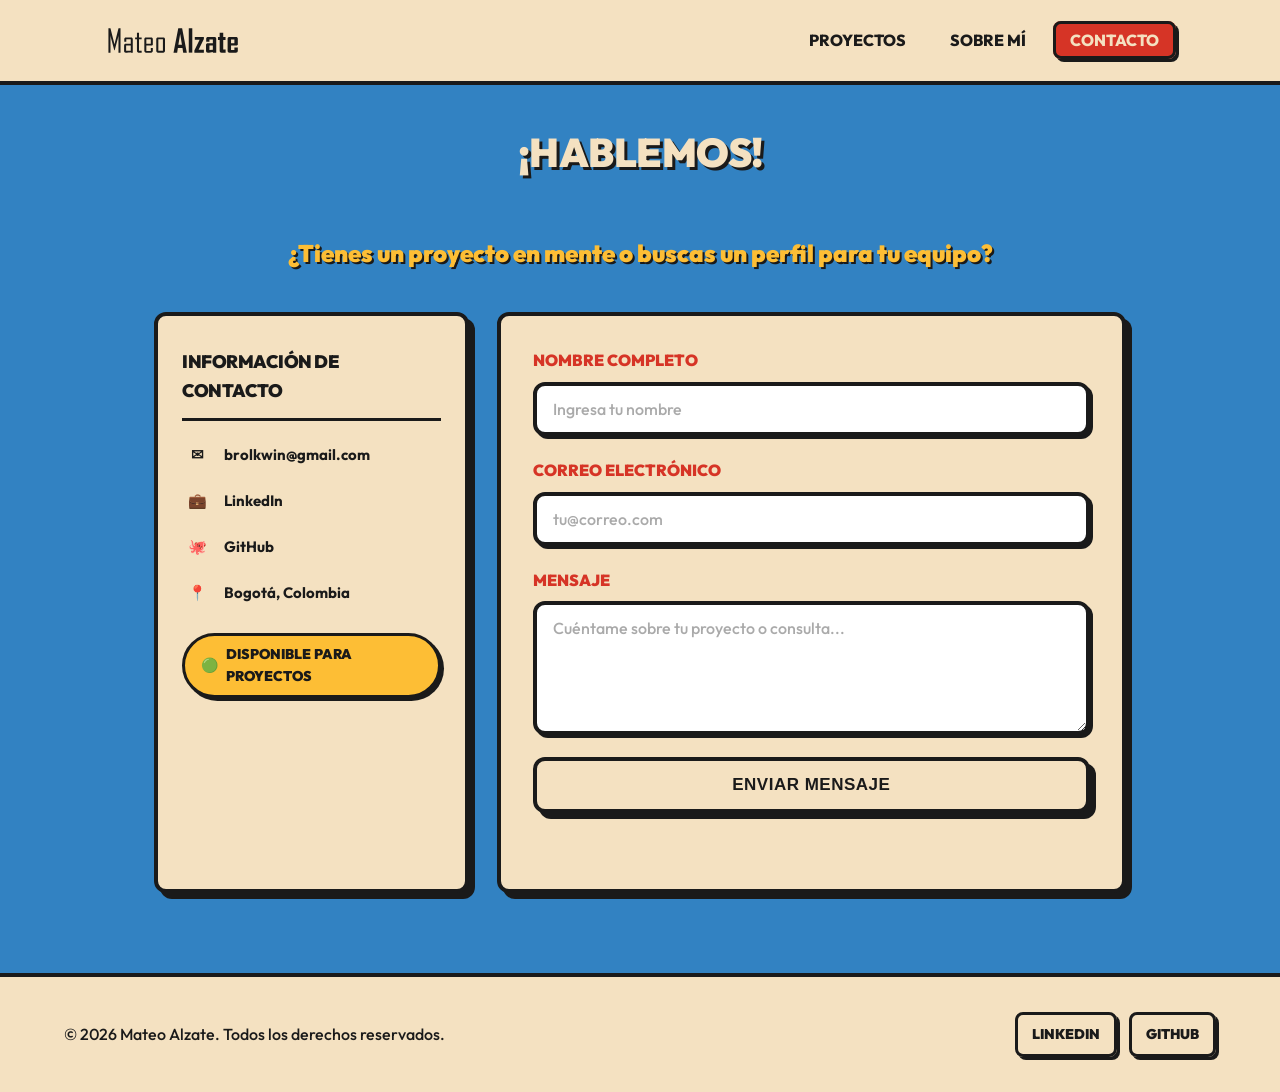
<file: html/contact.html>
<!DOCTYPE html>
<html lang="es">
<head>
    <meta charset="UTF-8">
    <meta name="viewport" content="width=device-width, initial-scale=1.0">
    <meta name="description" content="Contacta a Mateo Alzate — Diseñador Instruccional y Desarrollador Web. Disponible para proyectos freelance y colaboraciones.">
    <title>Contacto | Mateo Alzate</title>
    <link href="https://fonts.googleapis.com/css2?family=Outfit:wght@400;500;700;800;900&display=swap" rel="stylesheet">
    <link rel="stylesheet" href="/css/styles.css">
    <link rel="stylesheet" href="/css/stylecontact.css">
</head>
<body>
    <header>
        <nav class="menu">
            <div class="logomenu">
                <a href="/html/index.html">
                    <img src="/img/logo.svg" alt="Logo Mateo Alzate" class="img">
                </a>
            </div>
            <button class="menu-toggle" aria-label="Abrir menú" aria-expanded="false">
                <span></span><span></span><span></span>
            </button>
            <ul class="list">
                <li class="list_item"><a href="/html/proyectos.html">Proyectos</a></li>
                <li class="list_item"><a href="/html/sobremi.html">Sobre Mí</a></li>
                <li class="list_item"><a href="/html/contact.html" class="active">Contacto</a></li>
            </ul>
        </nav>
    </header>

    <main>
        <section id="contacto" class="contacto">
            <h2 class="TextoXp fade-in">¡Hablemos!</h2>
            <p class="Subtitulo fade-in delay-1">¿Tienes un proyecto en mente o buscas un perfil para tu equipo?</p>

            <div class="ContactoGrid fade-in delay-2">

                <div class="ContactoInfo">
                    <h3>Información de contacto</h3>
                    <div class="InfoItem">
                        <span class="InfoIcon">✉</span>
                        <a href="mailto:brolkwin@gmail.com">brolkwin@gmail.com</a>
                    </div>
                    <div class="InfoItem">
                        <span class="InfoIcon">💼</span>
                        <a href="https://www.linkedin.com/in/mateo-alzate-24044431a/" target="_blank" rel="noopener">LinkedIn</a>
                    </div>
                    <div class="InfoItem">
                        <span class="InfoIcon">🐙</span>
                        <a href="https://github.com/brolkwin-cmd" target="_blank" rel="noopener">GitHub</a>
                    </div>
                    <div class="InfoItem">
                        <span class="InfoIcon">📍</span>
                        <span>Bogotá, Colombia</span>
                    </div>
                    <div class="DisponibilidadTag">
                        <span>🟢</span> Disponible para proyectos
                    </div>
                </div>

                <form action="https://formspree.io/f/xaqvgjrw" method="POST" class="FormularioContacto" id="contactForm" novalidate>
                    <div class="GrupoForm">
                        <label for="nombre">Nombre Completo</label>
                        <input type="text" id="nombre" name="name" placeholder="Ingresa tu nombre" autocomplete="name" required>
                    </div>
                    <div class="GrupoForm">
                        <label for="email">Correo Electrónico</label>
                        <input type="email" id="email" name="email" placeholder="tu@correo.com" autocomplete="email" required>
                    </div>
                    <div class="GrupoForm">
                        <label for="mensaje">Mensaje</label>
                        <textarea id="mensaje" name="message" rows="5" placeholder="Cuéntame sobre tu proyecto o consulta..." required></textarea>
                    </div>
                    <button type="submit" class="Boton">Enviar Mensaje</button>
                    <p class="FormFeedback" id="formFeedback" aria-live="polite"></p>
                </form>

            </div>
        </section>
    </main>

    <footer>
        <p>© 2026 Mateo Alzate. Todos los derechos reservados.</p>
        <div class="social">
            <a href="https://www.linkedin.com/in/mateo-alzate-24044431a/" target="_blank" rel="noopener noreferrer">LinkedIn</a>
            <a href="https://github.com/brolkwin-cmd" target="_blank" rel="noopener noreferrer">GitHub</a>
        </div>
    </footer>

    <script src="/js/main.js"></script>
</body>
</html>
</file>
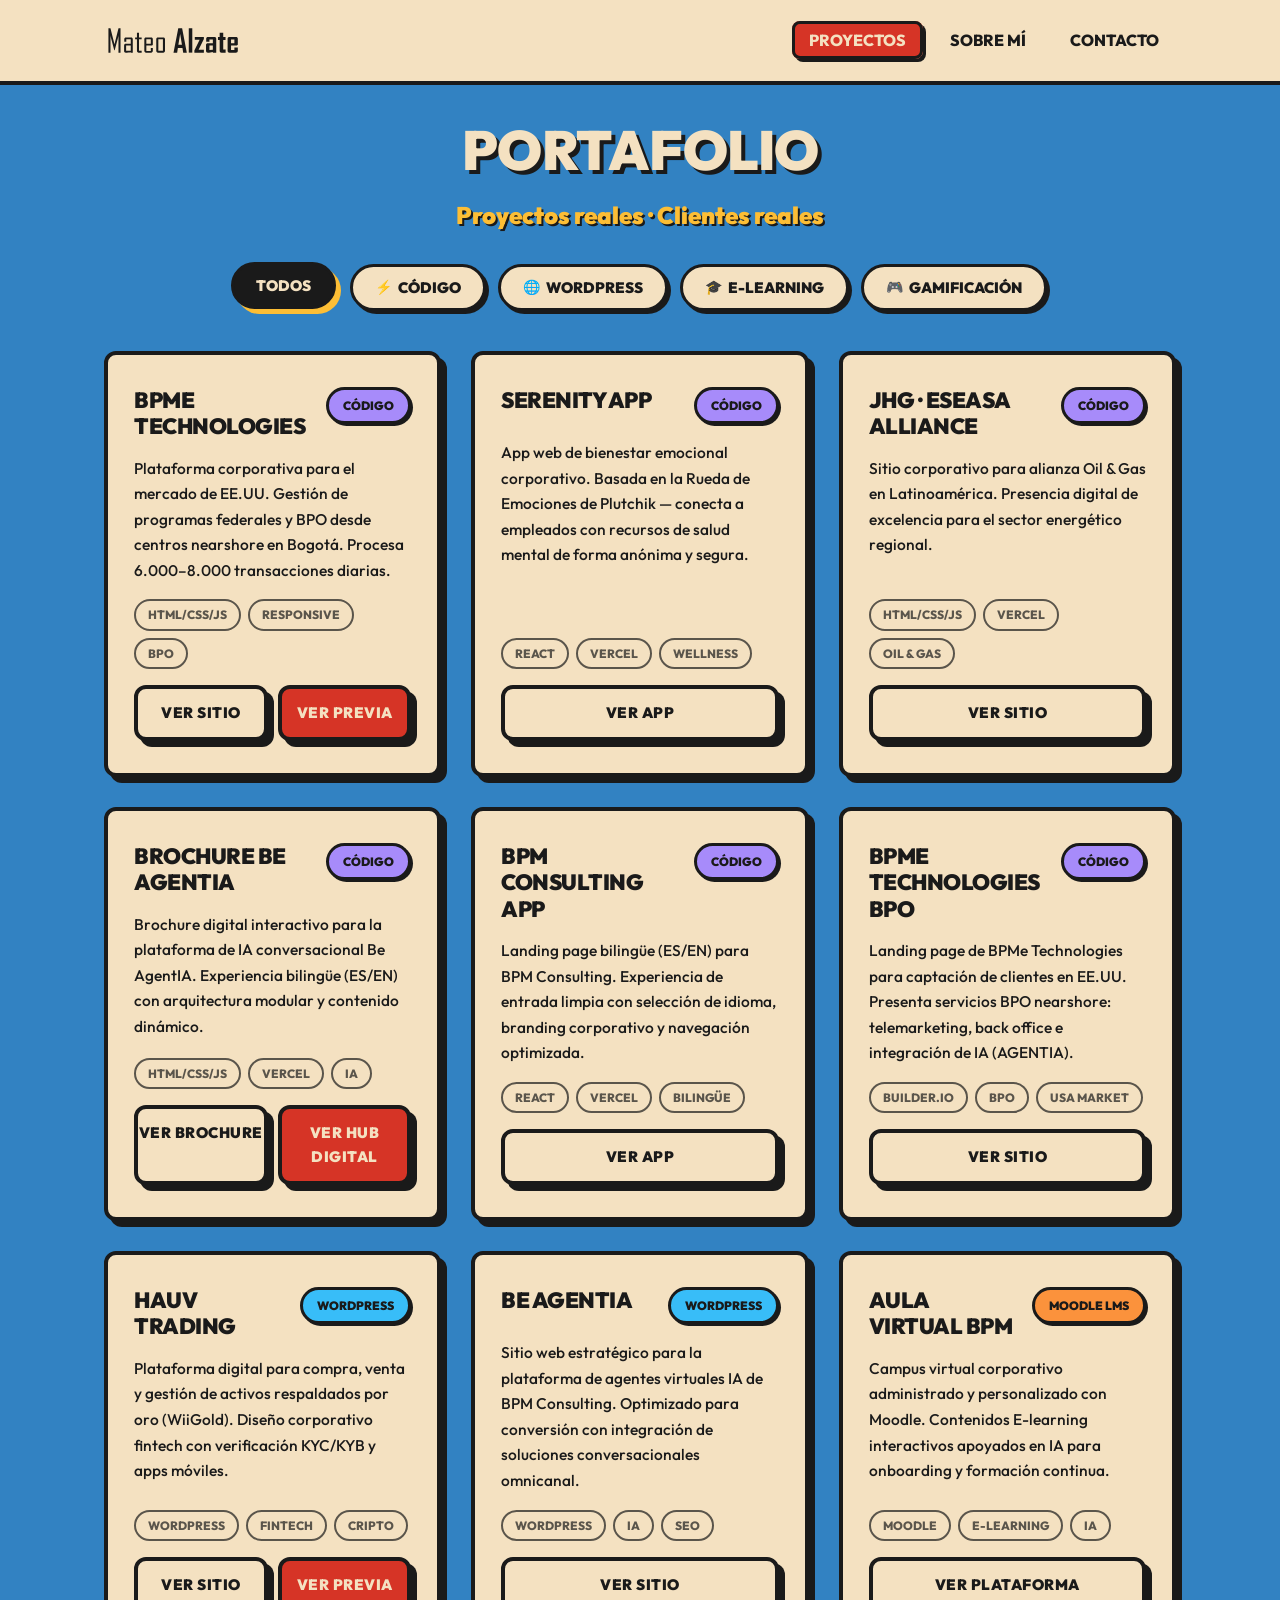
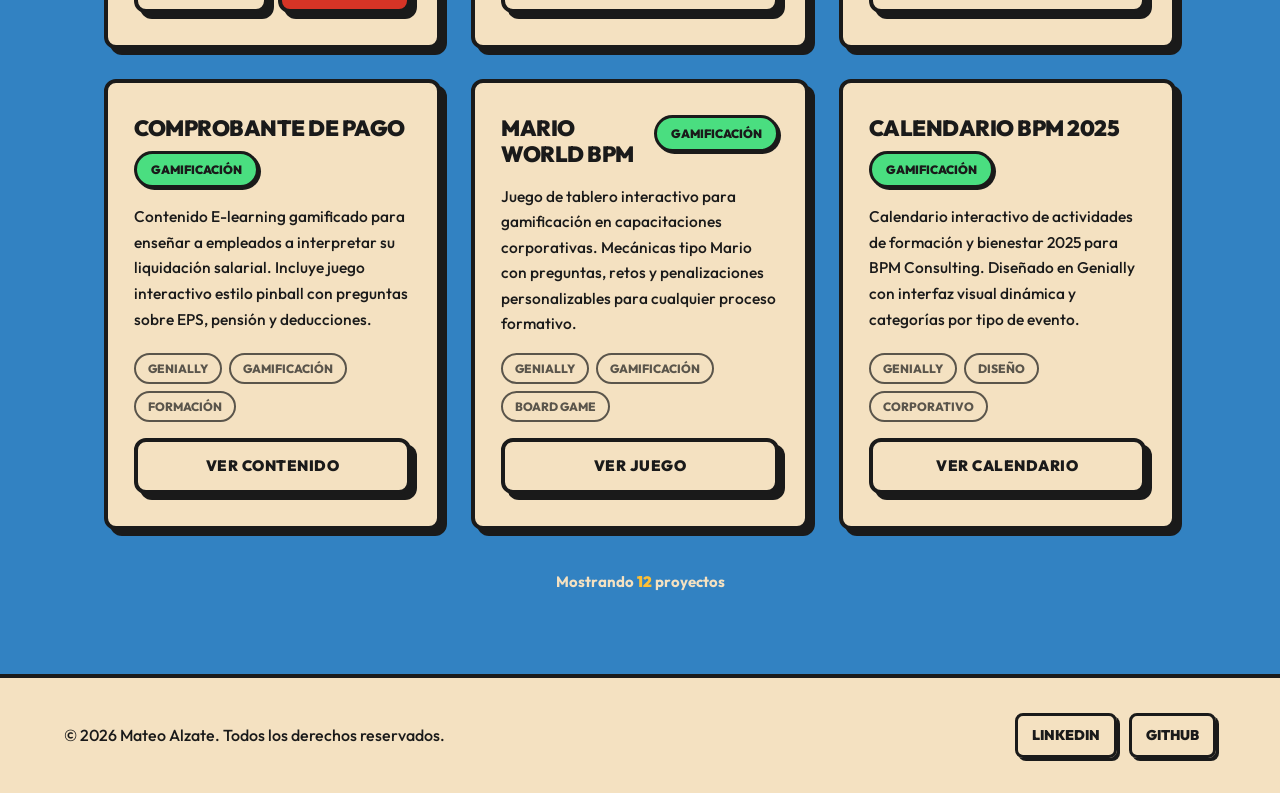
<file: html/proyectos.html>
<!DOCTYPE html>
<html lang="es">
<head>
    <meta charset="UTF-8">
    <meta name="viewport" content="width=device-width, initial-scale=1.0">
    <meta name="description" content="Portafolio de proyectos de Mateo Alzate — Desarrollo web a medida, WordPress, Moodle LMS y gamificación corporativa.">
    <title>Proyectos | Mateo Alzate</title>
    <link href="https://fonts.googleapis.com/css2?family=Outfit:wght@400;500;700;800;900&display=swap" rel="stylesheet">
    <link rel="stylesheet" href="/css/styles.css">
    <link rel="stylesheet" href="/css/proyectos.css">
</head>
<body>
    <header>
        <nav class="menu">
            <div class="logomenu">
                <a href="/html/index.html">
                    <img src="/img/logo.svg" alt="Logo Mateo Alzate" class="img">
                </a>
            </div>
            <button class="menu-toggle" aria-label="Abrir menú" aria-expanded="false">
                <span></span><span></span><span></span>
            </button>
            <ul class="list">
                <li class="list_item"><a href="/html/proyectos.html" class="active">Proyectos</a></li>
                <li class="list_item"><a href="/html/sobremi.html">Sobre Mí</a></li>
                <li class="list_item"><a href="/html/contact.html">Contacto</a></li>
            </ul>
        </nav>
    </header>

    <main class="MainProyectos">
        <h1 class="Titulo fade-in">PORTAFOLIO</h1>
        <p class="Subtitulo fade-in delay-1">Proyectos reales · Clientes reales</p>

        <!-- Filtros -->
        <div class="FiltroBotones fade-in delay-2" role="tablist" aria-label="Filtrar proyectos por categoría">
            <button class="FiltroBtn active" data-filter="todos" role="tab" aria-selected="true">Todos</button>
            <button class="FiltroBtn" data-filter="codigo" role="tab" aria-selected="false">
                <span class="FiltroIcon">⚡</span> Código
            </button>
            <button class="FiltroBtn" data-filter="wordpress" role="tab" aria-selected="false">
                <span class="FiltroIcon">🌐</span> WordPress
            </button>
            <button class="FiltroBtn" data-filter="elearning" role="tab" aria-selected="false">
                <span class="FiltroIcon">🎓</span> E-Learning
            </button>
            <button class="FiltroBtn" data-filter="gamificacion" role="tab" aria-selected="false">
                <span class="FiltroIcon">🎮</span> Gamificación
            </button>
        </div>

        <section class="Structure" id="gridProyectos">

            <!-- ── CÓDIGO ────────────────────────────────── -->

            <div class="ProjectCard fade-in delay-1" data-cat="codigo">
                <div class="CardTop">
                    <h2>BPMe Technologies</h2>
                    <span class="Badge code">Código</span>
                </div>
                <p>Plataforma corporativa para el mercado de EE.UU. Gestión de programas federales y BPO desde centros nearshore en Bogotá. Procesa 6.000–8.000 transacciones diarias.</p>
                <div class="CardTags">
                    <span class="CardTag">HTML/CSS/JS</span>
                    <span class="CardTag">Responsive</span>
                    <span class="CardTag">BPO</span>
                </div>
                <div class="ButtonGroup">
                    <a href="https://bpme.bpmconsulting.com.co/" target="_blank" rel="noopener" class="Boton">Ver Sitio</a>
                    <a href="https://lightgrey-chinchilla-194809.hostingersite.com/index.html" target="_blank" rel="noopener" class="Boton outline">Ver Previa</a>
                </div>
            </div>

            <div class="ProjectCard fade-in delay-2" data-cat="codigo">
                <div class="CardTop">
                    <h2>Serenity App</h2>
                    <span class="Badge code">Código</span>
                </div>
                <p>App web de bienestar emocional corporativo. Basada en la Rueda de Emociones de Plutchik — conecta a empleados con recursos de salud mental de forma anónima y segura.</p>
                <div class="CardTags">
                    <span class="CardTag">React</span>
                    <span class="CardTag">Vercel</span>
                    <span class="CardTag">Wellness</span>
                </div>
                <a href="https://app-serenity.vercel.app/" target="_blank" rel="noopener" class="Boton">Ver App</a>
            </div>

            <div class="ProjectCard fade-in delay-3" data-cat="codigo">
                <div class="CardTop">
                    <h2>JHG · ESEASA Alliance</h2>
                    <span class="Badge code">Código</span>
                </div>
                <p>Sitio corporativo para alianza Oil & Gas en Latinoamérica. Presencia digital de excelencia para el sector energético regional.</p>
                <div class="CardTags">
                    <span class="CardTag">HTML/CSS/JS</span>
                    <span class="CardTag">Vercel</span>
                    <span class="CardTag">Oil & Gas</span>
                </div>
                <a href="https://jhg-web.vercel.app/" target="_blank" rel="noopener" class="Boton">Ver Sitio</a>
            </div>

            <div class="ProjectCard fade-in delay-1" data-cat="codigo">
                <div class="CardTop">
                    <h2>Brochure Be AgentIA</h2>
                    <span class="Badge code">Código</span>
                </div>
                <p>Brochure digital interactivo para la plataforma de IA conversacional Be AgentIA. Experiencia bilingüe (ES/EN) con arquitectura modular y contenido dinámico.</p>
                <div class="CardTags">
                    <span class="CardTag">HTML/CSS/JS</span>
                    <span class="CardTag">Vercel</span>
                    <span class="CardTag">IA</span>
                </div>
                <div class="ButtonGroup">
                    <a href="https://brochure-be-agent-ia.vercel.app/" target="_blank" rel="noopener" class="Boton">Ver Brochure</a>
                    <a href="https://brochure-digital.vercel.app/" target="_blank" rel="noopener" class="Boton outline">Ver Hub Digital</a>
                </div>
            </div>

            <div class="ProjectCard fade-in delay-2" data-cat="codigo">
                <div class="CardTop">
                    <h2>BPM Consulting App</h2>
                    <span class="Badge code">Código</span>
                </div>
                <p>Landing page bilingüe (ES/EN) para BPM Consulting. Experiencia de entrada limpia con selección de idioma, branding corporativo y navegación optimizada.</p>
                <div class="CardTags">
                    <span class="CardTag">React</span>
                    <span class="CardTag">Vercel</span>
                    <span class="CardTag">Bilingüe</span>
                </div>
                <a href="https://app-bpm-eight.vercel.app/" target="_blank" rel="noopener" class="Boton">Ver App</a>
            </div>

            <div class="ProjectCard fade-in delay-3" data-cat="codigo">
                <div class="CardTop">
                    <h2>BPMe Technologies BPO</h2>
                    <span class="Badge code">Código</span>
                </div>
                <p>Landing page de BPMe Technologies para captación de clientes en EE.UU. Presenta servicios BPO nearshore: telemarketing, back office e integración de IA (AGENTIA).</p>
                <div class="CardTags">
                    <span class="CardTag">Builder.io</span>
                    <span class="CardTag">BPO</span>
                    <span class="CardTag">USA Market</span>
                </div>
                <a href="https://bpmetechnologies-com-928671.builder-preview.com/" target="_blank" rel="noopener" class="Boton">Ver Sitio</a>
            </div>

            <!-- ── WORDPRESS ────────────────────────────── -->

            <div class="ProjectCard fade-in delay-1" data-cat="wordpress">
                <div class="CardTop">
                    <h2>HAUV Trading</h2>
                    <span class="Badge wp">WordPress</span>
                </div>
                <p>Plataforma digital para compra, venta y gestión de activos respaldados por oro (WiiGold). Diseño corporativo fintech con verificación KYC/KYB y apps móviles.</p>
                <div class="CardTags">
                    <span class="CardTag">WordPress</span>
                    <span class="CardTag">Fintech</span>
                    <span class="CardTag">Cripto</span>
                </div>
                <div class="ButtonGroup">
                    <a href="https://hauvtrading.com/" target="_blank" rel="noopener" class="Boton">Ver Sitio</a>
                    <a href="https://lightgreen-fly-476855.hostingersite.com/" target="_blank" rel="noopener" class="Boton outline">Ver Previa</a>
                </div>
            </div>

            <div class="ProjectCard fade-in delay-2" data-cat="wordpress">
                <div class="CardTop">
                    <h2>Be AgentIA</h2>
                    <span class="Badge wp">WordPress</span>
                </div>
                <p>Sitio web estratégico para la plataforma de agentes virtuales IA de BPM Consulting. Optimizado para conversión con integración de soluciones conversacionales omnicanal.</p>
                <div class="CardTags">
                    <span class="CardTag">WordPress</span>
                    <span class="CardTag">IA</span>
                    <span class="CardTag">SEO</span>
                </div>
                <a href="https://beagentia.com.co/" target="_blank" rel="noopener" class="Boton">Ver Sitio</a>
            </div>

            <!-- ── E-LEARNING ───────────────────────────── -->

            <div class="ProjectCard fade-in delay-1" data-cat="elearning">
                <div class="CardTop">
                    <h2>Aula Virtual BPM</h2>
                    <span class="Badge lms">Moodle LMS</span>
                </div>
                <p>Campus virtual corporativo administrado y personalizado con Moodle. Contenidos E-learning interactivos apoyados en IA para onboarding y formación continua.</p>
                <div class="CardTags">
                    <span class="CardTag">Moodle</span>
                    <span class="CardTag">E-Learning</span>
                    <span class="CardTag">IA</span>
                </div>
                <a href="https://moodle.bpmconsulting.com.co/" target="_blank" rel="noopener" class="Boton">Ver Plataforma</a>
            </div>

            <!-- ── GAMIFICACIÓN ──────────────────────────── -->

            <div class="ProjectCard fade-in delay-1" data-cat="gamificacion">
                <div class="CardTop">
                    <h2>Comprobante de Pago</h2>
                    <span class="Badge genially">Gamificación</span>
                </div>
                <p>Contenido E-learning gamificado para enseñar a empleados a interpretar su liquidación salarial. Incluye juego interactivo estilo pinball con preguntas sobre EPS, pensión y deducciones.</p>
                <div class="CardTags">
                    <span class="CardTag">Genially</span>
                    <span class="CardTag">Gamificación</span>
                    <span class="CardTag">Formación</span>
                </div>
                <a href="https://view.genially.com/65c642deda22af00143d985c" target="_blank" rel="noopener" class="Boton">Ver Contenido</a>
            </div>

            <div class="ProjectCard fade-in delay-2" data-cat="gamificacion">
                <div class="CardTop">
                    <h2>Mario World BPM</h2>
                    <span class="Badge genially">Gamificación</span>
                </div>
                <p>Juego de tablero interactivo para gamificación en capacitaciones corporativas. Mecánicas tipo Mario con preguntas, retos y penalizaciones personalizables para cualquier proceso formativo.</p>
                <div class="CardTags">
                    <span class="CardTag">Genially</span>
                    <span class="CardTag">Gamificación</span>
                    <span class="CardTag">Board Game</span>
                </div>
                <a href="https://view.genially.com/658310cda8465200140f6293" target="_blank" rel="noopener" class="Boton">Ver Juego</a>
            </div>

            <div class="ProjectCard fade-in delay-3" data-cat="gamificacion">
                <div class="CardTop">
                    <h2>Calendario BPM 2025</h2>
                    <span class="Badge genially">Gamificación</span>
                </div>
                <p>Calendario interactivo de actividades de formación y bienestar 2025 para BPM Consulting. Diseñado en Genially con interfaz visual dinámica y categorías por tipo de evento.</p>
                <div class="CardTags">
                    <span class="CardTag">Genially</span>
                    <span class="CardTag">Diseño</span>
                    <span class="CardTag">Corporativo</span>
                </div>
                <a href="https://view.genially.com/676ece0179aacc626eeb5edc" target="_blank" rel="noopener" class="Boton">Ver Calendario</a>
            </div>

        </section>

        <p class="ContadorProyectos fade-in" id="contadorProyectos">Mostrando <strong id="numVisible">12</strong> proyectos</p>

    </main>

    <footer>
        <p>© 2026 Mateo Alzate. Todos los derechos reservados.</p>
        <div class="social">
            <a href="https://www.linkedin.com/in/mateo-alzate-24044431a/" target="_blank" rel="noopener noreferrer">LinkedIn</a>
            <a href="https://github.com/brolkwin-cmd" target="_blank" rel="noopener noreferrer">GitHub</a>
        </div>
    </footer>

    <script src="/js/main.js"></script>
</body>
</html>
</file>
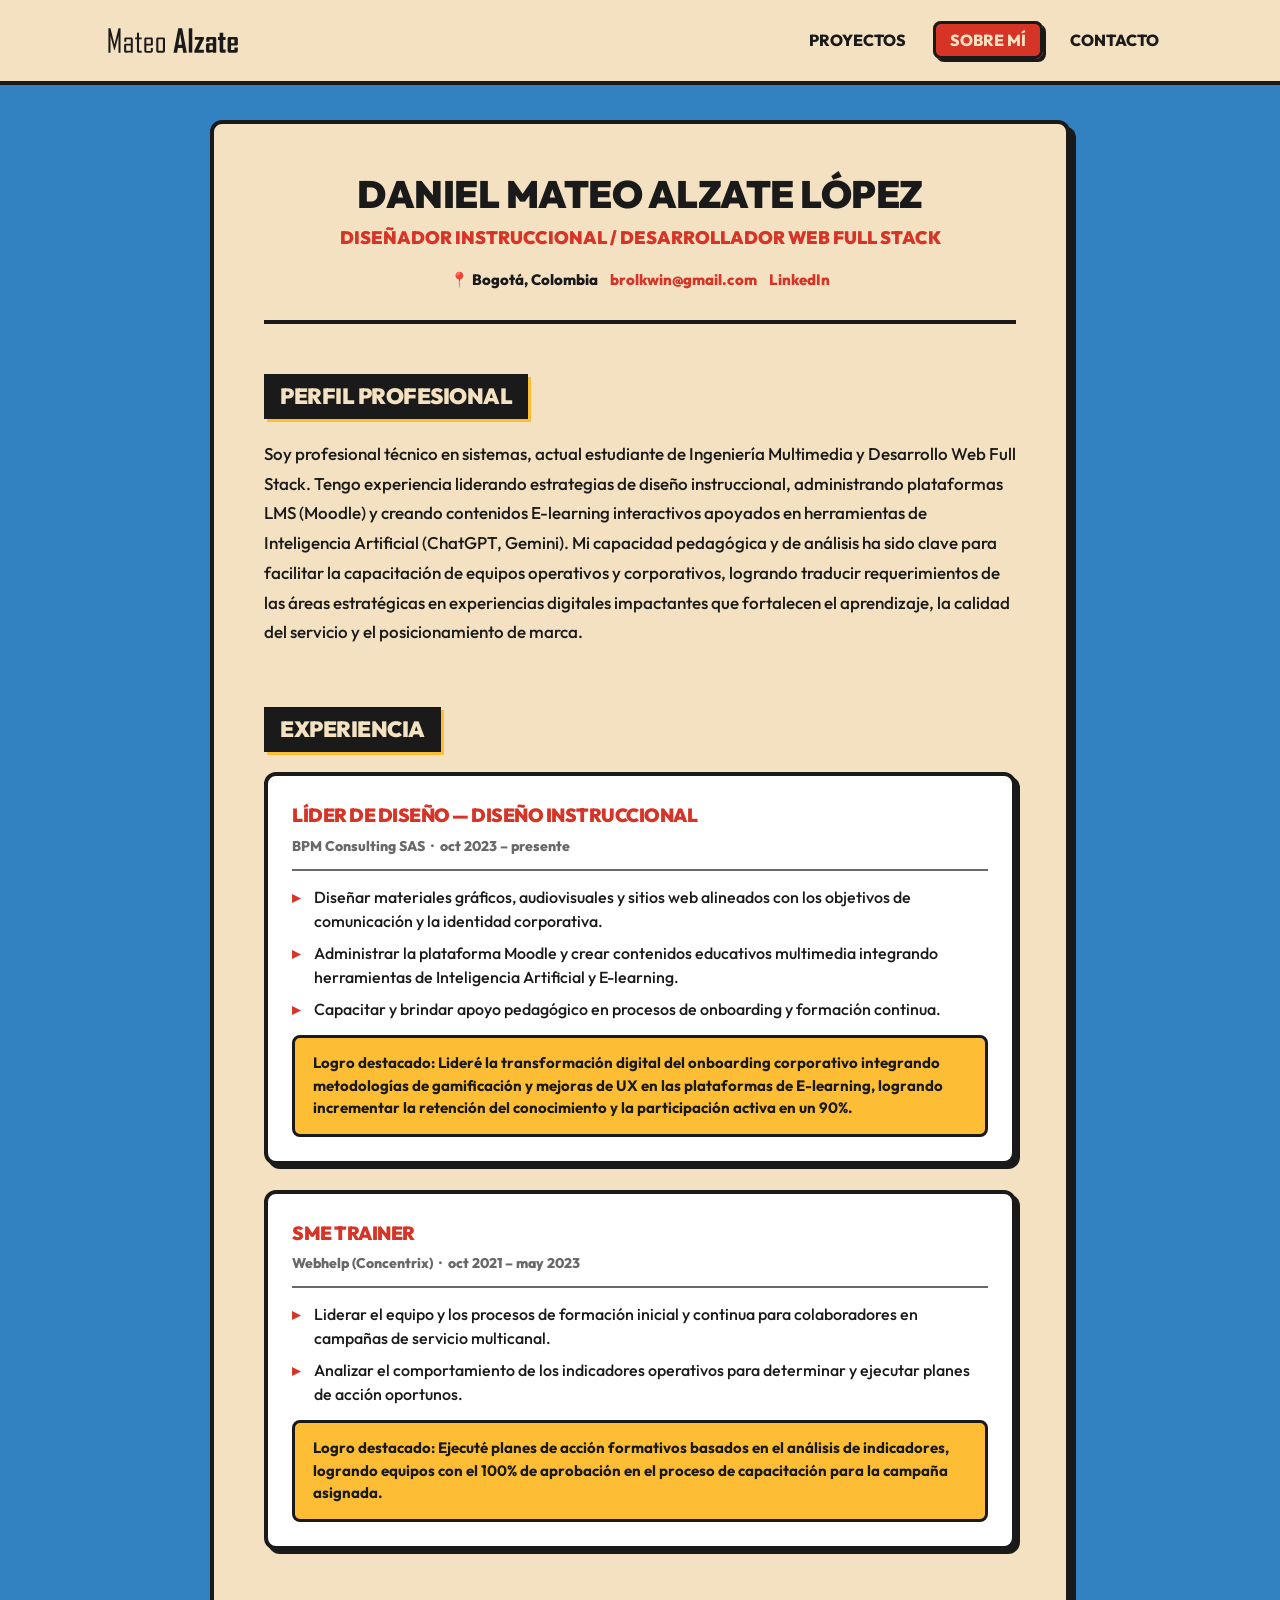
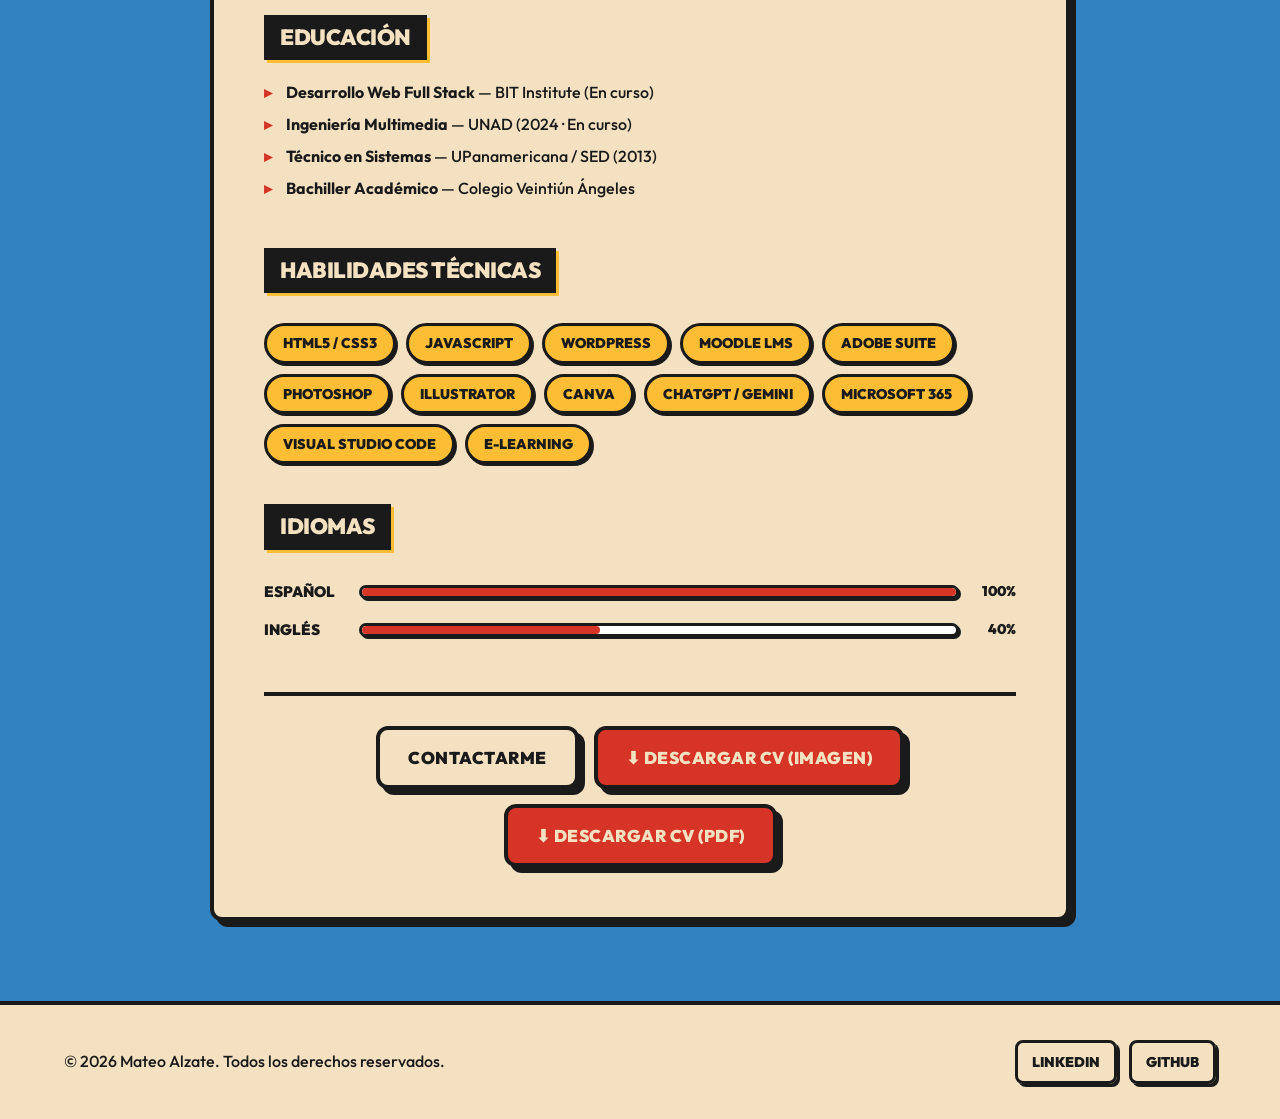
<file: html/sobremi.html>
<!DOCTYPE html>
<html lang="es">
<head>
    <meta charset="UTF-8">
    <meta name="viewport" content="width=device-width, initial-scale=1.0">
    <meta name="description" content="Perfil profesional de Daniel Mateo Alzate López — Diseñador Instruccional y Desarrollador Web Full Stack en Bogotá, Colombia.">
    <title>Sobre Mí | Mateo Alzate</title>
    <link href="https://fonts.googleapis.com/css2?family=Outfit:wght@400;500;700;800;900&display=swap" rel="stylesheet">
    <link rel="stylesheet" href="/css/styles.css">
    <link rel="stylesheet" href="/css/sobremi.css">
</head>
<body>
    <header>
        <nav class="menu">
            <div class="logomenu">
                <a href="/html/index.html">
                    <img src="/img/logo.svg" alt="Logo Mateo Alzate" class="img">
                </a>
            </div>
            <button class="menu-toggle" aria-label="Abrir menú" aria-expanded="false">
                <span></span><span></span><span></span>
            </button>
            <ul class="list">
                <li class="list_item"><a href="/html/proyectos.html">Proyectos</a></li>
                <li class="list_item"><a href="/html/sobremi.html" class="active">Sobre Mí</a></li>
                <li class="list_item"><a href="/html/contact.html">Contacto</a></li>
            </ul>
        </nav>
    </header>

    <main class="Acerca">
        <section class="CVContainer fade-in">

            <div class="CVSidebar">
                <h1 class="CVName">Daniel Mateo Alzate López</h1>
                <p class="CVRole">Diseñador Instruccional / Desarrollador Web Full Stack</p>
                <div class="CVContact">
                    <span>📍 Bogotá, Colombia</span>
                    <a href="mailto:brolkwin@gmail.com">brolkwin@gmail.com</a>
                    <a href="https://www.linkedin.com/in/mateo-alzate-24044431a/" target="_blank" rel="noopener">LinkedIn</a>
                </div>
            </div>

            <div>
                <h2 class="CVSectionTitle">Perfil Profesional</h2>
                <p class="CVText">Soy profesional técnico en sistemas, actual estudiante de Ingeniería Multimedia y Desarrollo Web Full Stack. Tengo experiencia liderando estrategias de diseño instruccional, administrando plataformas LMS (Moodle) y creando contenidos E-learning interactivos apoyados en herramientas de Inteligencia Artificial (ChatGPT, Gemini). Mi capacidad pedagógica y de análisis ha sido clave para facilitar la capacitación de equipos operativos y corporativos, logrando traducir requerimientos de las áreas estratégicas en experiencias digitales impactantes que fortalecen el aprendizaje, la calidad del servicio y el posicionamiento de marca.</p>

                <h2 class="CVSectionTitle">Experiencia</h2>

                <div class="CVJob">
                    <h3 class="CVJobTitle">Líder de Diseño — Diseño Instruccional</h3>
                    <p class="CVJobMeta">BPM Consulting SAS &nbsp;·&nbsp; oct 2023 – presente</p>
                    <ul class="CVList">
                        <li>Diseñar materiales gráficos, audiovisuales y sitios web alineados con los objetivos de comunicación y la identidad corporativa.</li>
                        <li>Administrar la plataforma Moodle y crear contenidos educativos multimedia integrando herramientas de Inteligencia Artificial y E-learning.</li>
                        <li>Capacitar y brindar apoyo pedagógico en procesos de onboarding y formación continua.</li>
                    </ul>
                    <div class="CVLogro"><strong>Logro destacado:</strong> Lideré la transformación digital del onboarding corporativo integrando metodologías de gamificación y mejoras de UX en las plataformas de E-learning, logrando incrementar la retención del conocimiento y la participación activa en un 90%.</div>
                </div>

                <div class="CVJob">
                    <h3 class="CVJobTitle">SME Trainer</h3>
                    <p class="CVJobMeta">Webhelp (Concentrix) &nbsp;·&nbsp; oct 2021 – may 2023</p>
                    <ul class="CVList">
                        <li>Liderar el equipo y los procesos de formación inicial y continua para colaboradores en campañas de servicio multicanal.</li>
                        <li>Analizar el comportamiento de los indicadores operativos para determinar y ejecutar planes de acción oportunos.</li>
                    </ul>
                    <div class="CVLogro"><strong>Logro destacado:</strong> Ejecuté planes de acción formativos basados en el análisis de indicadores, logrando equipos con el 100% de aprobación en el proceso de capacitación para la campaña asignada.</div>
                </div>

                <h2 class="CVSectionTitle">Educación</h2>
                <ul class="CVList">
                    <li><strong>Desarrollo Web Full Stack</strong> — BIT Institute (En curso)</li>
                    <li><strong>Ingeniería Multimedia</strong> — UNAD (2024 · En curso)</li>
                    <li><strong>Técnico en Sistemas</strong> — UPanamericana / SED (2013)</li>
                    <li><strong>Bachiller Académico</strong> — Colegio Veintiún Ángeles</li>
                </ul>

                <h2 class="CVSectionTitle">Habilidades Técnicas</h2>
                <div class="CVSkillsTags">
                    <span class="CVSkillTag">HTML5 / CSS3</span>
                    <span class="CVSkillTag">JavaScript</span>
                    <span class="CVSkillTag">WordPress</span>
                    <span class="CVSkillTag">Moodle LMS</span>
                    <span class="CVSkillTag">Adobe Suite</span>
                    <span class="CVSkillTag">Photoshop</span>
                    <span class="CVSkillTag">Illustrator</span>
                    <span class="CVSkillTag">Canva</span>
                    <span class="CVSkillTag">ChatGPT / Gemini</span>
                    <span class="CVSkillTag">Microsoft 365</span>
                    <span class="CVSkillTag">Visual Studio Code</span>
                    <span class="CVSkillTag">E-Learning</span>
                </div>

                <h2 class="CVSectionTitle">Idiomas</h2>
                <div class="CVLang">
                    <div class="CVLangItem">
                        <span class="CVLangLabel">Español</span>
                        <div class="CVLangBar"><div class="CVLangFill" data-width="100"></div></div>
                        <span class="CVLangPercent">100%</span>
                    </div>
                    <div class="CVLangItem">
                        <span class="CVLangLabel">Inglés</span>
                        <div class="CVLangBar"><div class="CVLangFill" data-width="40"></div></div>
                        <span class="CVLangPercent">40%</span>
                    </div>
                </div>

                <div class="CVCta">
                    <a href="/html/contact.html" class="Boton">Contactarme</a>
                    <a href="/img/CV MATEO ALZATE.png" download="CV-Mateo-Alzate.png" class="Boton outline">⬇ Descargar CV (imagen)</a>
                    <a href="/CV Mateo Alzate.pdf" download="CV-Mateo-Alzate.pdf" class="Boton outline">⬇ Descargar CV (PDF)</a>
                </div>
            </div>

        </section>
    </main>

    <footer>
        <p>© 2026 Mateo Alzate. Todos los derechos reservados.</p>
        <div class="social">
            <a href="https://www.linkedin.com/in/mateo-alzate-24044431a/" target="_blank" rel="noopener noreferrer">LinkedIn</a>
            <a href="https://github.com/brolkwin-cmd" target="_blank" rel="noopener noreferrer">GitHub</a>
        </div>
    </footer>

    <script src="/js/main.js"></script>
</body>
</html>
</file>
<file: css/styles.css>
:root {
    --bg-blue: #3282C2;
    --bg-cream: #F4E1C1;
    --text-dark: #1a1a1a;
    --accent-red: #D63426;
    --accent-yellow: #FDBE35;
    --font-main: 'Outfit', 'Inter', 'Segoe UI', sans-serif;
    --border-thick: 4px solid var(--text-dark);
    --shadow-hard: 6px 6px 0px var(--text-dark);
    --shadow-hover: 10px 10px 0px var(--text-dark);
    --radius: 12px;
    --transition: 0.2s ease;
    --transition-bounce: 0.3s cubic-bezier(0.175, 0.885, 0.32, 1.275);
}

*, *::before, *::after {
    margin: 0;
    padding: 0;
    box-sizing: border-box;
}

html {
    font-family: var(--font-main);
    font-size: 62.5%;
    scroll-behavior: smooth;
}

body {
    background-color: var(--bg-blue);
    color: var(--text-dark);
    line-height: 1.6;
    overflow-x: hidden;
}

h1, h2, h3, h4 { font-weight: 900; letter-spacing: -0.5px; }
p { font-size: 1.6rem; font-weight: 500; }
img { display: block; max-width: 100%; }

/* ── Header & Nav ── */
header {
    background-color: var(--bg-cream);
    height: 85px;
    display: flex;
    justify-content: center;
    align-items: center;
    border-bottom: var(--border-thick);
    position: fixed;
    width: 100%;
    top: 0;
    z-index: 1000;
}

.menu {
    width: 100%;
    max-width: 1200px;
    display: flex;
    justify-content: space-between;
    align-items: center;
    padding: 0 5%;
    position: relative;
}

.logomenu .img {
    height: 55px;
    transition: transform var(--transition-bounce);
}
.logomenu:hover .img {
    transform: scale(1.1) rotate(-5deg);
}

.list {
    display: flex;
    list-style: none;
    gap: 10px;
}

.list_item a {
    text-decoration: none;
    color: var(--text-dark);
    font-weight: 800;
    font-size: 1.6rem;
    text-transform: uppercase;
    transition: all var(--transition);
    padding: 6px 14px;
    border-radius: 8px;
    border: 3px solid transparent;
}

.list_item a:hover,
.list_item a.active {
    color: var(--bg-cream);
    background-color: var(--accent-red);
    border-color: var(--text-dark);
    box-shadow: 3px 3px 0px var(--text-dark);
}

/* ── Hamburger ── */
.menu-toggle {
    display: none;
    flex-direction: column;
    justify-content: center;
    gap: 5px;
    background: none;
    border: 3px solid var(--text-dark);
    border-radius: 8px;
    cursor: pointer;
    padding: 8px 10px;
    transition: background-color var(--transition);
}
.menu-toggle:hover { background-color: var(--accent-yellow); }
.menu-toggle span {
    display: block;
    width: 24px;
    height: 3px;
    background-color: var(--text-dark);
    border-radius: 2px;
    transition: all 0.3s ease;
    transform-origin: center;
}
.menu-toggle.active span:nth-child(1) { transform: rotate(45deg) translate(5.5px, 5.5px); }
.menu-toggle.active span:nth-child(2) { opacity: 0; transform: scaleX(0); }
.menu-toggle.active span:nth-child(3) { transform: rotate(-45deg) translate(5.5px, -5.5px); }

/* ── Reusable ── */
.Titulo {
    font-size: 5.5rem;
    color: var(--bg-cream);
    text-shadow: 4px 4px 0px var(--text-dark);
    text-transform: uppercase;
    margin-bottom: 15px;
    line-height: 1.1;
}

.Subtitulo {
    font-size: 2.4rem;
    color: var(--accent-yellow);
    font-weight: 900;
    text-shadow: 2px 2px 0px var(--text-dark);
    margin-bottom: 25px;
}

.Boton {
    display: inline-block;
    background-color: var(--bg-cream);
    color: var(--text-dark);
    padding: 14px 28px;
    border-radius: var(--radius);
    font-size: 1.7rem;
    font-weight: 900;
    text-decoration: none;
    text-transform: uppercase;
    border: var(--border-thick);
    box-shadow: var(--shadow-hard);
    cursor: pointer;
    transition: all var(--transition-bounce);
    letter-spacing: 0.5px;
}
.Boton:hover {
    transform: translate(-4px, -4px);
    box-shadow: var(--shadow-hover);
    background-color: var(--accent-yellow);
}

.Boton.outline {
    background-color: var(--accent-red);
    color: var(--bg-cream);
}
.Boton.outline:hover {
    background-color: #c42a1e;
    color: var(--bg-cream);
}

/* ── Scroll animations ── */
.fade-in {
    opacity: 0;
    transform: translateY(28px);
    transition: opacity 0.6s ease, transform 0.6s ease;
}
.fade-in.visible {
    opacity: 1;
    transform: translateY(0);
}
.fade-in.delay-1 { transition-delay: 0.1s; }
.fade-in.delay-2 { transition-delay: 0.2s; }
.fade-in.delay-3 { transition-delay: 0.3s; }
.fade-in.delay-4 { transition-delay: 0.4s; }
.fade-in.delay-5 { transition-delay: 0.5s; }
.fade-in.delay-6 { transition-delay: 0.6s; }

/* ── Hero ── */
.hero {
    display: flex;
    flex-direction: column;
    align-items: center;
    text-align: center;
    padding: 140px 5% 80px;
    max-width: 1200px;
    margin: 0 auto;
}

.HeroTag {
    display: inline-block;
    background-color: var(--accent-yellow);
    color: var(--text-dark);
    font-size: 1.4rem;
    font-weight: 900;
    text-transform: uppercase;
    padding: 6px 18px;
    border: 3px solid var(--text-dark);
    border-radius: 50px;
    box-shadow: 3px 3px 0px var(--text-dark);
    margin-bottom: 18px;
    letter-spacing: 1px;
}

.ImagenHero {
    width: 100%;
    max-width: 680px;
    border-radius: var(--radius);
    border: var(--border-thick);
    box-shadow: var(--shadow-hard);
    margin-bottom: 40px;
    transition: transform var(--transition-bounce), box-shadow var(--transition);
    background-color: var(--bg-cream);
    object-fit: cover;
}
.ImagenHero:hover {
    transform: rotate(-1deg) scale(1.02);
    box-shadow: var(--shadow-hover);
}

.ParrafoIndex {
    font-size: 1.8rem;
    max-width: 760px;
    margin: 0 auto 30px;
    color: var(--bg-cream);
    text-shadow: 1px 1px 0px rgba(0,0,0,0.4);
    font-weight: 700;
    line-height: 1.7;
}

.BotoneraHero {
    display: flex;
    gap: 15px;
    flex-wrap: wrap;
    justify-content: center;
    margin-top: 10px;
}
.BotoneraHero .Boton { margin: 0; }

/* ── Sobre Mí Preview ── */
.SobreMiPreview {
    background-color: var(--bg-cream);
    border-top: var(--border-thick);
    border-bottom: var(--border-thick);
    padding: 80px 5%;
    text-align: center;
}

.SobreMiPreview img {
    width: 200px;
    height: 200px;
    border-radius: 50%;
    border: var(--border-thick);
    box-shadow: var(--shadow-hard);
    object-fit: cover;
    margin: 0 auto 30px;
    transition: transform var(--transition-bounce);
}
.SobreMiPreview img:hover {
    transform: rotate(5deg) scale(1.05);
}

.SobreMiPreview .Subtitulo {
    text-shadow: none;
    color: var(--accent-red);
}
.SobreMiPreview .ParrafoIndex {
    color: var(--text-dark);
    text-shadow: none;
    font-weight: 500;
}

/* ── Habilidades ── */
.SeccionHabilidades {
    text-align: center;
    padding: 80px 5%;
    max-width: 1200px;
    margin: 0 auto;
}

.TextoXp {
    font-size: 4rem;
    font-weight: 900;
    color: var(--bg-cream);
    text-shadow: 3px 3px 0px var(--text-dark);
    text-transform: uppercase;
    margin-bottom: 50px;
}

.ContenedorCards {
    display: flex;
    flex-wrap: wrap;
    justify-content: center;
    gap: 20px;
}

.HabilidadCard {
    background-color: var(--accent-yellow);
    border: var(--border-thick);
    border-radius: var(--radius);
    box-shadow: var(--shadow-hard);
    padding: 22px 28px;
    display: flex;
    align-items: center;
    justify-content: center;
    transition: all var(--transition-bounce);
    cursor: default;
}
.HabilidadCard span {
    font-size: 1.8rem;
    font-weight: 900;
    text-transform: uppercase;
}
.HabilidadCard:hover {
    transform: translate(-4px, -4px) rotate(-2deg);
    box-shadow: var(--shadow-hover);
    background-color: var(--bg-cream);
}

/* ── Footer ── */
footer {
    background-color: var(--bg-cream);
    border-top: var(--border-thick);
    padding: 35px 5%;
    display: flex;
    justify-content: space-between;
    align-items: center;
    font-size: 1.4rem;
    font-weight: 800;
    gap: 20px;
    flex-wrap: wrap;
}

.social {
    display: flex;
    gap: 12px;
}
.social a {
    display: inline-flex;
    align-items: center;
    gap: 6px;
    color: var(--text-dark);
    text-decoration: none;
    font-size: 1.4rem;
    font-weight: 900;
    text-transform: uppercase;
    padding: 8px 14px;
    border: 3px solid var(--text-dark);
    border-radius: 8px;
    box-shadow: 3px 3px 0px var(--text-dark);
    transition: all var(--transition);
}
.social a:hover {
    background-color: var(--accent-red);
    color: var(--bg-cream);
    transform: translate(-2px, -2px);
    box-shadow: 5px 5px 0px var(--text-dark);
}

/* ── Responsive: Tablet ── */
@media (max-width: 1024px) {
    .hero {
        display: grid;
        grid-template-columns: 1fr 1fr;
        grid-template-rows: auto auto auto auto;
        text-align: left;
        align-items: center;
        column-gap: 40px;
        padding: 140px 5% 80px;
    }
    .HeroTag   { grid-column: 1; grid-row: 1; }
    .hero .Titulo   { grid-column: 1; grid-row: 2; font-size: 4.8rem; }
    .hero .Subtitulo { grid-column: 1; grid-row: 3; }
    .hero .ParrafoIndex { grid-column: 1; grid-row: 4; margin: 0 0 0 0; }
    .BotoneraHero { grid-column: 1; grid-row: 5; justify-content: flex-start; }
    .ImagenHero { grid-column: 2; grid-row: 1 / 6; width: 100%; max-width: none; align-self: center; }
}

/* ── Responsive: Mobile ── */
@media (max-width: 768px) {
    header { height: 75px; }

    .menu-toggle { display: flex; }

    .list {
        display: none;
        flex-direction: column;
        position: absolute;
        top: calc(100% + 4px);
        left: 0;
        right: 0;
        background-color: var(--bg-cream);
        border-bottom: var(--border-thick);
        padding: 15px 5%;
        gap: 8px;
        z-index: 999;
        box-shadow: 0 6px 0 var(--text-dark);
    }
    .list.open { display: flex; }
    .list_item a { font-size: 1.8rem; display: block; padding: 12px 14px; }

    /* Reset hero to single column on mobile */
    .hero {
        display: flex;
        flex-direction: column;
        text-align: center;
        padding-top: 105px;
        align-items: center;
    }
    .ImagenHero { max-width: 100%; }
    .BotoneraHero { justify-content: center; }

    .Titulo { font-size: 3.6rem; }
    .Subtitulo { font-size: 1.9rem; }
    .TextoXp { font-size: 3rem; }

    .SobreMiPreview img { width: 140px; height: 140px; }

    .BotoneraHero { flex-direction: column; align-items: center; }
    .BotoneraHero .Boton { width: 100%; text-align: center; max-width: 300px; }

    .HabilidadCard { padding: 18px 20px; }
    .HabilidadCard span { font-size: 1.6rem; }

    footer { flex-direction: column; text-align: center; gap: 16px; }
    .social { justify-content: center; }
}

/* ── Responsive: Small phones (≤ 420px) ── */
@media (max-width: 420px) {
    .Titulo { font-size: 3rem; }
    .Subtitulo { font-size: 1.7rem; }
    .TextoXp { font-size: 2.6rem; }
    .HeroTag { font-size: 1.2rem; padding: 5px 14px; }
    .ParrafoIndex { font-size: 1.6rem; }

    .Boton { font-size: 1.5rem; padding: 12px 22px; }
    .social a { font-size: 1.3rem; padding: 7px 12px; }
}

@media (prefers-reduced-motion: reduce) {
    .fade-in { opacity: 1; transform: none; transition: none; }
    * { transition-duration: 0.01ms !important; animation-duration: 0.01ms !important; }
}
</file>
<file: css/stylecontact.css>
/* ── Contact page ── */

.contacto {
    padding: 120px 5% 80px;
    text-align: center;
    min-height: 100vh;
    max-width: 1100px;
    margin: 0 auto;
}

/* ── Two-column layout ── */
.ContactoGrid {
    display: grid;
    grid-template-columns: 1fr 2fr;
    gap: 28px;
    margin: 40px auto 0;
    text-align: left;
}

/* ── Info panel ── */
.ContactoInfo {
    background-color: var(--bg-cream);
    border: var(--border-thick);
    border-radius: var(--radius);
    box-shadow: var(--shadow-hard);
    padding: 32px 24px;
    display: flex;
    flex-direction: column;
    gap: 22px;
}

.ContactoInfo h3 {
    font-size: 1.8rem;
    text-transform: uppercase;
    color: var(--text-dark);
    border-bottom: 3px solid var(--text-dark);
    padding-bottom: 12px;
}

.InfoItem {
    display: flex;
    align-items: center;
    gap: 12px;
}
.InfoIcon {
    font-size: 2rem;
    width: 30px;
    flex-shrink: 0;
    text-align: center;
}
.InfoItem a,
.InfoItem span {
    font-size: 1.5rem;
    font-weight: 700;
    color: var(--text-dark);
    text-decoration: none;
    word-break: break-all;
    transition: color var(--transition);
}
.InfoItem a:hover { color: var(--accent-red); }

/* ── Form ── */
.FormularioContacto {
    background-color: var(--bg-cream);
    border: var(--border-thick);
    border-radius: var(--radius);
    box-shadow: var(--shadow-hard);
    padding: 32px;
    display: flex;
    flex-direction: column;
    gap: 22px;
}

.GrupoForm {
    display: flex;
    flex-direction: column;
    gap: 8px;
}

.GrupoForm label {
    font-size: 1.6rem;
    font-weight: 900;
    color: var(--accent-red);
    text-transform: uppercase;
}

.GrupoForm input,
.GrupoForm textarea {
    width: 100%;
    padding: 13px 16px;
    border: var(--border-thick);
    border-radius: var(--radius);
    background-color: #fff;
    color: var(--text-dark);
    font-family: inherit;
    font-size: 1.6rem;
    font-weight: 500;
    outline: none;
    transition: all 0.2s;
    box-shadow: 3px 3px 0px var(--text-dark);
    resize: vertical;
}

.GrupoForm input:focus,
.GrupoForm textarea:focus {
    transform: translate(-2px, -2px);
    box-shadow: 6px 6px 0px var(--accent-yellow);
    border-color: var(--accent-red);
}

.GrupoForm input::placeholder,
.GrupoForm textarea::placeholder {
    color: #aaa;
}

.GrupoForm input:invalid:not(:placeholder-shown),
.GrupoForm textarea:invalid:not(:placeholder-shown) {
    border-color: var(--accent-red);
    box-shadow: 3px 3px 0px var(--accent-red);
}

/* ── Disponibilidad badge ── */
.DisponibilidadTag {
    display: inline-flex;
    align-items: center;
    gap: 8px;
    font-size: 1.4rem;
    font-weight: 900;
    text-transform: uppercase;
    background-color: var(--accent-yellow);
    border: 3px solid var(--text-dark);
    border-radius: 50px;
    padding: 7px 16px;
    box-shadow: 3px 3px 0px var(--text-dark);
    margin-top: 6px;
}

/* ── Form feedback ── */
.FormFeedback {
    font-size: 1.5rem;
    font-weight: 800;
    color: var(--text-dark);
    min-height: 2.2rem;
    text-align: center;
}
.FormFeedback.success { color: #15803d; }
.FormFeedback.error { color: var(--accent-red); }

/* ── Responsive: Tablet ── */
@media (max-width: 900px) {
    .ContactoGrid { grid-template-columns: 1fr 1.5fr; gap: 20px; }
}

/* ── Responsive: Mobile ── */
@media (max-width: 768px) {
    .contacto { padding-top: 105px; padding-bottom: 60px; }
    .ContactoGrid { grid-template-columns: 1fr; gap: 20px; }
    .FormularioContacto { padding: 24px 18px; }
    .ContactoInfo { padding: 22px 18px; }
    .InfoItem a, .InfoItem span { font-size: 1.4rem; word-break: break-word; }
}

/* ── Responsive: Small phones ── */
@media (max-width: 420px) {
    .FormularioContacto { padding: 20px 14px; }
    .GrupoForm label { font-size: 1.4rem; }
    .GrupoForm input, .GrupoForm textarea { font-size: 1.5rem; padding: 11px 13px; }
    .DisponibilidadTag { font-size: 1.2rem; padding: 6px 12px; }
}
</file>
<file: css/proyectos.css>
/* ── Proyectos page ── */

.MainProyectos {
    padding-top: 120px;
    padding-bottom: 80px;
    min-height: 100vh;
}

.MainProyectos .Titulo,
.MainProyectos .Subtitulo {
    text-align: center;
    padding-left: 5%;
    padding-right: 5%;
}

/* ── Filter tabs ── */
.FiltroBotones {
    display: flex;
    flex-wrap: wrap;
    gap: 12px;
    justify-content: center;
    padding: 0 5%;
    margin: 30px auto 40px;
    max-width: 1200px;
}

.FiltroBtn {
    display: inline-flex;
    align-items: center;
    gap: 6px;
    background-color: var(--bg-cream);
    color: var(--text-dark);
    border: 3px solid var(--text-dark);
    border-radius: 50px;
    padding: 11px 22px;
    min-height: 44px;
    font-family: var(--font-main);
    font-size: 1.5rem;
    font-weight: 900;
    text-transform: uppercase;
    cursor: pointer;
    transition: all var(--transition-bounce);
    box-shadow: 3px 3px 0px var(--text-dark);
}

.FiltroBtn:hover {
    transform: translate(-2px, -2px);
    box-shadow: 5px 5px 0px var(--text-dark);
    background-color: var(--accent-yellow);
}

.FiltroBtn.active {
    background-color: var(--text-dark);
    color: var(--bg-cream);
    transform: translate(-2px, -2px);
    box-shadow: 5px 5px 0px var(--accent-yellow);
}

.FiltroIcon { font-size: 1.4rem; }

/* ── Grid ── */
.Structure {
    display: grid;
    grid-template-columns: repeat(auto-fill, minmax(320px, 1fr));
    gap: 30px;
    max-width: 1200px;
    margin: 0 auto;
    padding: 0 5%;
}

/* ── Project Card ── */
.ProjectCard {
    background-color: var(--bg-cream);
    border: var(--border-thick);
    border-radius: var(--radius);
    box-shadow: var(--shadow-hard);
    padding: 32px 26px;
    display: flex;
    flex-direction: column;
    align-items: flex-start;
    gap: 16px;
    transition: all var(--transition-bounce);
    position: relative;
}

.ProjectCard:hover {
    transform: translate(-5px, -5px);
    box-shadow: var(--shadow-hover);
    background-color: var(--accent-yellow);
}

.ProjectCard.hidden {
    display: none;
}

/* Card header: title + badge side by side */
.CardTop {
    display: flex;
    align-items: flex-start;
    justify-content: space-between;
    gap: 10px;
    width: 100%;
    flex-wrap: wrap;
}

.ProjectCard h2 {
    font-size: 2.2rem;
    color: var(--text-dark);
    text-transform: uppercase;
    line-height: 1.2;
    flex: 1;
}

/* ── Badges ── */
.Badge {
    display: inline-block;
    padding: 6px 14px;
    border-radius: 50px;
    font-size: 1.2rem;
    font-weight: 900;
    white-space: nowrap;
    text-transform: uppercase;
    border: 3px solid var(--text-dark);
    box-shadow: 2px 2px 0px var(--text-dark);
    flex-shrink: 0;
}

.Badge.code      { background-color: #a78bfa; color: var(--text-dark); }
.Badge.wp        { background-color: #38bdf8; color: var(--text-dark); }
.Badge.lms       { background-color: #fb923c; color: var(--text-dark); }
.Badge.genially  { background-color: #4ade80; color: var(--text-dark); }

/* ── Card body text ── */
.ProjectCard > p {
    font-size: 1.55rem;
    color: var(--text-dark);
    font-weight: 500;
    line-height: 1.65;
    flex-grow: 1;
    margin: 0;
}

/* ── Tech tags ── */
.CardTags {
    display: flex;
    flex-wrap: wrap;
    gap: 7px;
    width: 100%;
}

.CardTag {
    font-size: 1.2rem;
    font-weight: 800;
    padding: 4px 12px;
    background-color: transparent;
    border: 2px solid var(--text-dark);
    border-radius: 50px;
    text-transform: uppercase;
    opacity: 0.7;
    transition: opacity var(--transition);
}

.ProjectCard:hover .CardTag {
    opacity: 1;
    background-color: rgba(0,0,0,0.08);
}

/* ── Buttons ── */
.ProjectCard .Boton {
    width: 100%;
    text-align: center;
    margin: 0;
    padding: 12px 0;
    font-size: 1.5rem;
}

.ButtonGroup {
    display: flex;
    gap: 10px;
    width: 100%;
}
.ButtonGroup .Boton { flex: 1; }

/* ── Project counter ── */
.ContadorProyectos {
    text-align: center;
    color: var(--bg-cream);
    font-size: 1.5rem;
    font-weight: 700;
    opacity: 0.8;
    margin: 40px auto 0;
    padding: 0 5%;
}
.ContadorProyectos strong {
    color: var(--accent-yellow);
    font-weight: 900;
}

/* ── Responsive ── */
@media (max-width: 900px) {
    .Structure { grid-template-columns: repeat(auto-fill, minmax(260px, 1fr)); gap: 24px; }
}

@media (max-width: 600px) {
    .MainProyectos { padding-top: 100px; }
    .Structure { grid-template-columns: 1fr; gap: 20px; }
    .ButtonGroup { flex-direction: column; }
    .ButtonGroup .Boton { flex: unset; }
    .FiltroBotones { gap: 8px; margin-bottom: 28px; }
    .FiltroBtn { font-size: 1.3rem; padding: 9px 16px; }
    .FiltroIcon { display: none; }
    .ProjectCard { padding: 24px 20px; }
    .ProjectCard h2 { font-size: 1.9rem; }
}

@media (max-width: 420px) {
    .Structure { padding: 0 4%; }
    .FiltroBtn { font-size: 1.2rem; padding: 8px 12px; }
}
</file>
<file: css/sobremi.css>
/* ── CV / Sobre Mí page ── */

.Acerca {
    padding-top: 120px;
    padding-bottom: 80px;
    min-height: 100vh;
}

.CVContainer {
    max-width: 860px;
    margin: 0 auto;
    background-color: var(--bg-cream);
    border: var(--border-thick);
    border-radius: var(--radius);
    padding: 50px;
    box-shadow: var(--shadow-hard);
}

/* ── CV Header ── */
.CVSidebar {
    border-bottom: var(--border-thick);
    padding-bottom: 28px;
    margin-bottom: 10px;
    text-align: center;
}

.CVName {
    font-size: 3.8rem;
    color: var(--text-dark);
    text-transform: uppercase;
    line-height: 1.1;
    margin-bottom: 8px;
}

.CVRole {
    font-size: 1.8rem;
    color: var(--accent-red);
    margin-bottom: 15px;
    font-weight: 900;
    text-transform: uppercase;
}

.CVContact {
    font-size: 1.5rem;
    color: var(--text-dark);
    display: flex;
    justify-content: center;
    gap: 12px;
    flex-wrap: wrap;
    font-weight: 800;
}
.CVContact a {
    color: var(--accent-red);
    text-decoration: none;
    font-weight: 800;
    transition: color var(--transition);
}
.CVContact a:hover { color: var(--text-dark); }

/* ── Section titles ── */
.CVSectionTitle {
    font-size: 2.2rem;
    color: var(--bg-cream);
    background-color: var(--text-dark);
    display: inline-block;
    padding: 5px 16px;
    margin-bottom: 20px;
    margin-top: 40px;
    text-transform: uppercase;
    box-shadow: 3px 3px 0px var(--accent-yellow);
}

/* ── Body text ── */
.CVText {
    font-size: 1.7rem;
    color: var(--text-dark);
    line-height: 1.75;
    margin-bottom: 20px;
    font-weight: 500;
}

/* ── Job cards ── */
.CVJob {
    margin-bottom: 25px;
    background-color: #fff;
    padding: 24px;
    border: var(--border-thick);
    border-radius: var(--radius);
    box-shadow: 4px 4px 0px var(--text-dark);
    transition: transform var(--transition), box-shadow var(--transition);
}
.CVJob:hover {
    transform: translate(-3px, -3px);
    box-shadow: 7px 7px 0px var(--text-dark);
}

.CVJobTitle {
    font-size: 1.9rem;
    color: var(--accent-red);
    text-transform: uppercase;
    margin-bottom: 4px;
}

.CVJobMeta {
    font-size: 1.4rem;
    color: var(--text-dark);
    font-weight: 800;
    margin-bottom: 14px;
    padding-bottom: 12px;
    border-bottom: 2px solid var(--text-dark);
    opacity: 0.65;
}

.CVList {
    list-style: none;
    padding-left: 22px;
}
.CVList li {
    font-size: 1.6rem;
    color: var(--text-dark);
    margin-bottom: 8px;
    position: relative;
    font-weight: 500;
    line-height: 1.5;
}
.CVList li::before {
    content: "▸";
    color: var(--accent-red);
    font-weight: 900;
    position: absolute;
    left: -22px;
}

.CVLogro {
    background-color: var(--accent-yellow);
    border: 3px solid var(--text-dark);
    border-radius: 8px;
    padding: 14px 18px;
    margin-top: 14px;
    font-size: 1.5rem;
    color: var(--text-dark);
    font-weight: 700;
    line-height: 1.5;
}

/* ── Skill tags ── */
.CVSkillsTags {
    display: flex;
    flex-wrap: wrap;
    gap: 10px;
    margin-top: 10px;
}
.CVSkillTag {
    display: inline-block;
    background-color: var(--accent-yellow);
    border: 3px solid var(--text-dark);
    border-radius: 50px;
    padding: 6px 16px;
    font-size: 1.4rem;
    font-weight: 900;
    text-transform: uppercase;
    box-shadow: 2px 2px 0px var(--text-dark);
    transition: transform var(--transition), box-shadow var(--transition), background-color var(--transition);
    cursor: default;
}
.CVSkillTag:hover {
    transform: translate(-2px, -2px);
    box-shadow: 4px 4px 0px var(--text-dark);
    background-color: var(--bg-cream);
}

/* ── Language bars ── */
.CVLang {
    display: flex;
    flex-direction: column;
    gap: 14px;
    margin-top: 10px;
}
.CVLangItem {
    display: flex;
    align-items: center;
    gap: 15px;
}
.CVLangLabel {
    font-size: 1.5rem;
    font-weight: 900;
    text-transform: uppercase;
    width: 80px;
    flex-shrink: 0;
}
.CVLangBar {
    flex: 1;
    height: 14px;
    background-color: #fff;
    border: 3px solid var(--text-dark);
    border-radius: 50px;
    overflow: hidden;
    box-shadow: 2px 2px 0px var(--text-dark);
}
.CVLangFill {
    height: 100%;
    background-color: var(--accent-red);
    border-radius: 50px;
    width: 0;
    transition: width 1.2s cubic-bezier(0.4, 0, 0.2, 1) 0.3s;
}
.CVLangFill.animated {
    /* width set by JS from data-width attribute */
}
.CVLangPercent {
    font-size: 1.4rem;
    font-weight: 900;
    width: 42px;
    text-align: right;
}

/* ── CTA bottom ── */
.CVCta {
    text-align: center;
    margin-top: 50px;
    padding-top: 30px;
    border-top: var(--border-thick);
    display: flex;
    gap: 15px;
    justify-content: center;
    flex-wrap: wrap;
}

/* ── Responsive: Tablet ── */
@media (max-width: 900px) {
    .CVContainer { padding: 36px 28px; }
}

/* ── Responsive: Mobile ── */
@media (max-width: 768px) {
    .Acerca { padding-top: 105px; padding-bottom: 60px; }
    .CVContainer { padding: 24px 16px; }
    .CVName { font-size: 2.8rem; }
    .CVRole { font-size: 1.5rem; }
    .CVContact { flex-direction: column; align-items: center; gap: 6px; }
    .CVSectionTitle { font-size: 1.9rem; }
    .CVText { font-size: 1.55rem; }
    .CVList li { font-size: 1.5rem; }
    .CVJob { padding: 18px 16px; }
    .CVJobTitle { font-size: 1.7rem; }
    .CVCta { flex-direction: column; align-items: center; }
    .CVCta .Boton { width: 100%; text-align: center; max-width: 300px; }
    .CVLangLabel { width: 70px; font-size: 1.3rem; }
    .CVLangPercent { font-size: 1.3rem; }
}

/* ── Responsive: Small phones ── */
@media (max-width: 420px) {
    .CVContainer { padding: 20px 12px; }
    .CVName { font-size: 2.4rem; }
    .CVSkillTag { font-size: 1.2rem; padding: 5px 12px; }
}
</file>
